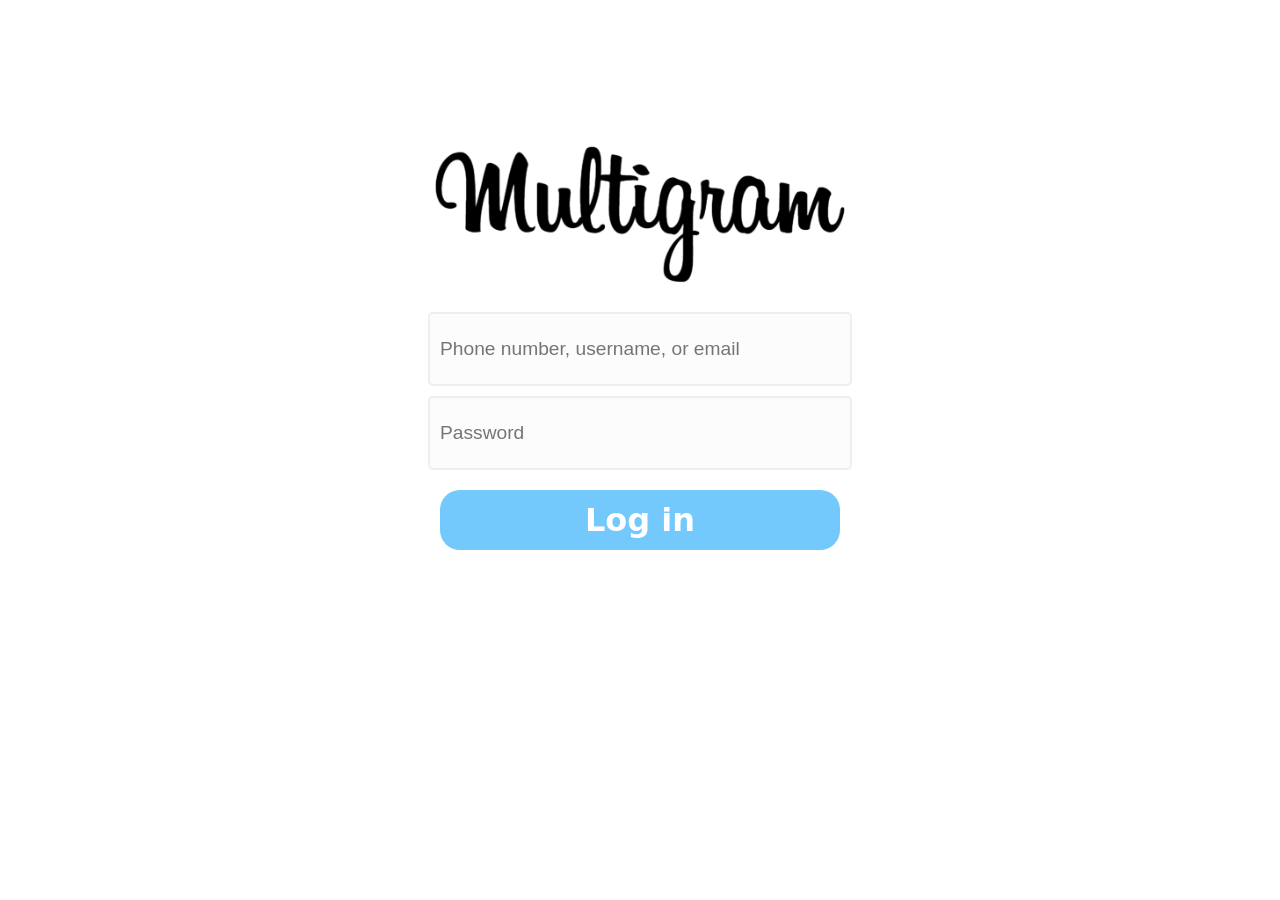
<file: index.html>
<!DOCTYPE html>
<html lang="en">
<head>
    <meta charset="UTF-8">
    <meta http-equiv="X-UA-Compatible" content="IE=edge" />
    <meta name="viewport" content="width=device-width, initial-scale=1.0">
    <title>Landing Page</title>
    <script>
        window.location.href = "login.html";
    </script>>

</head>
<body>
    
</body>
</html>
</file>
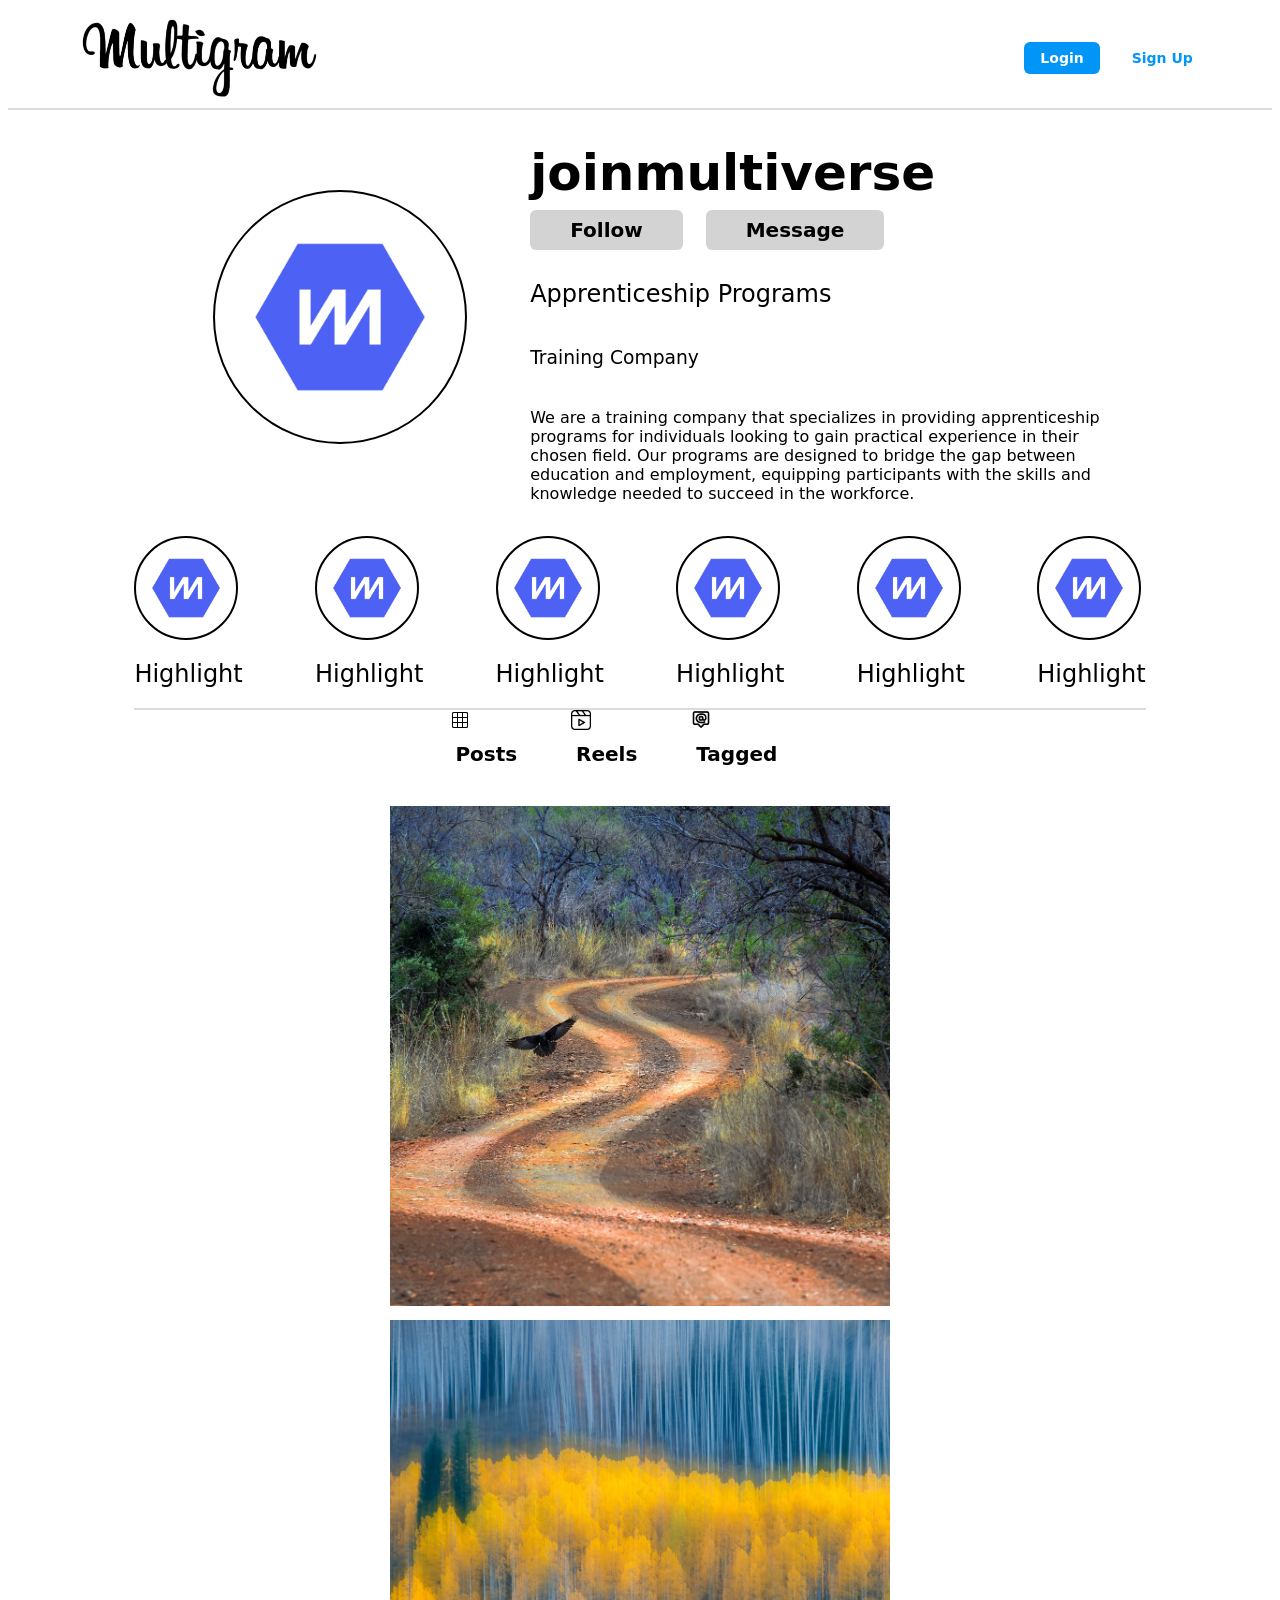
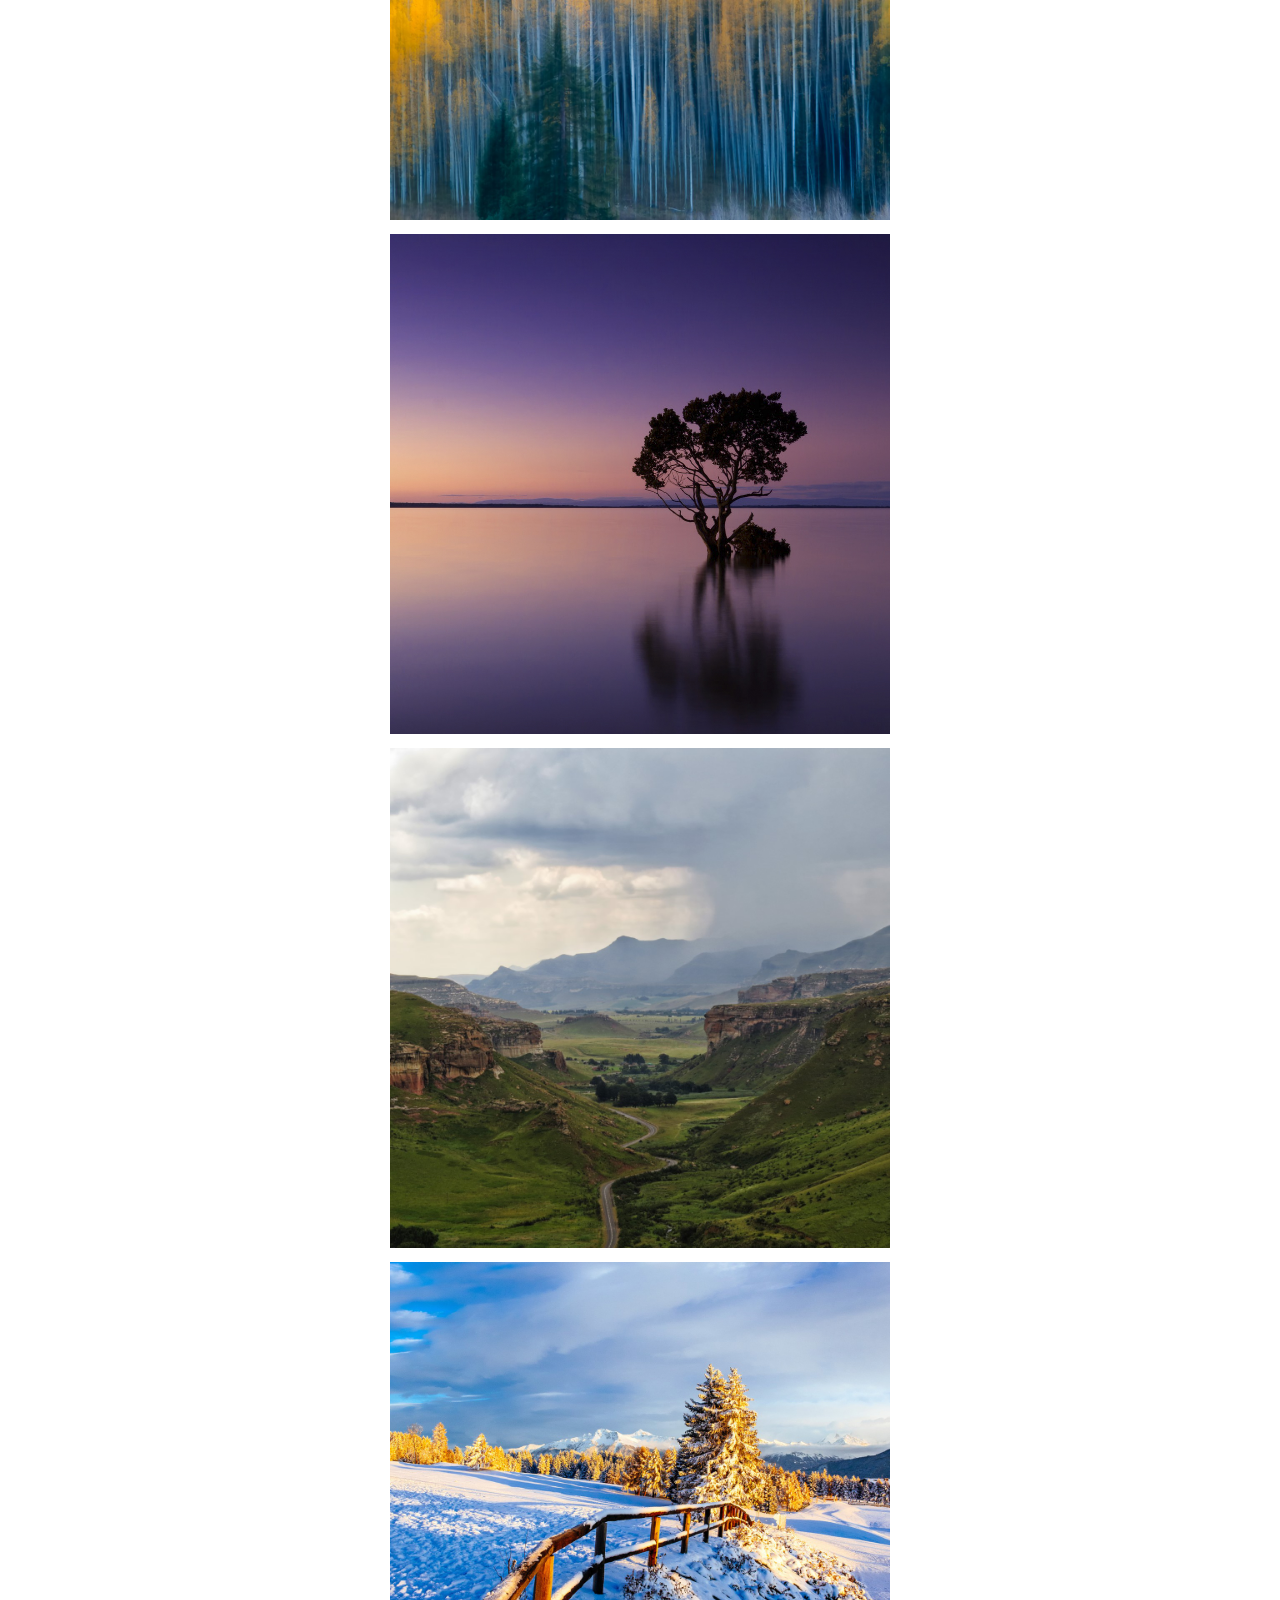
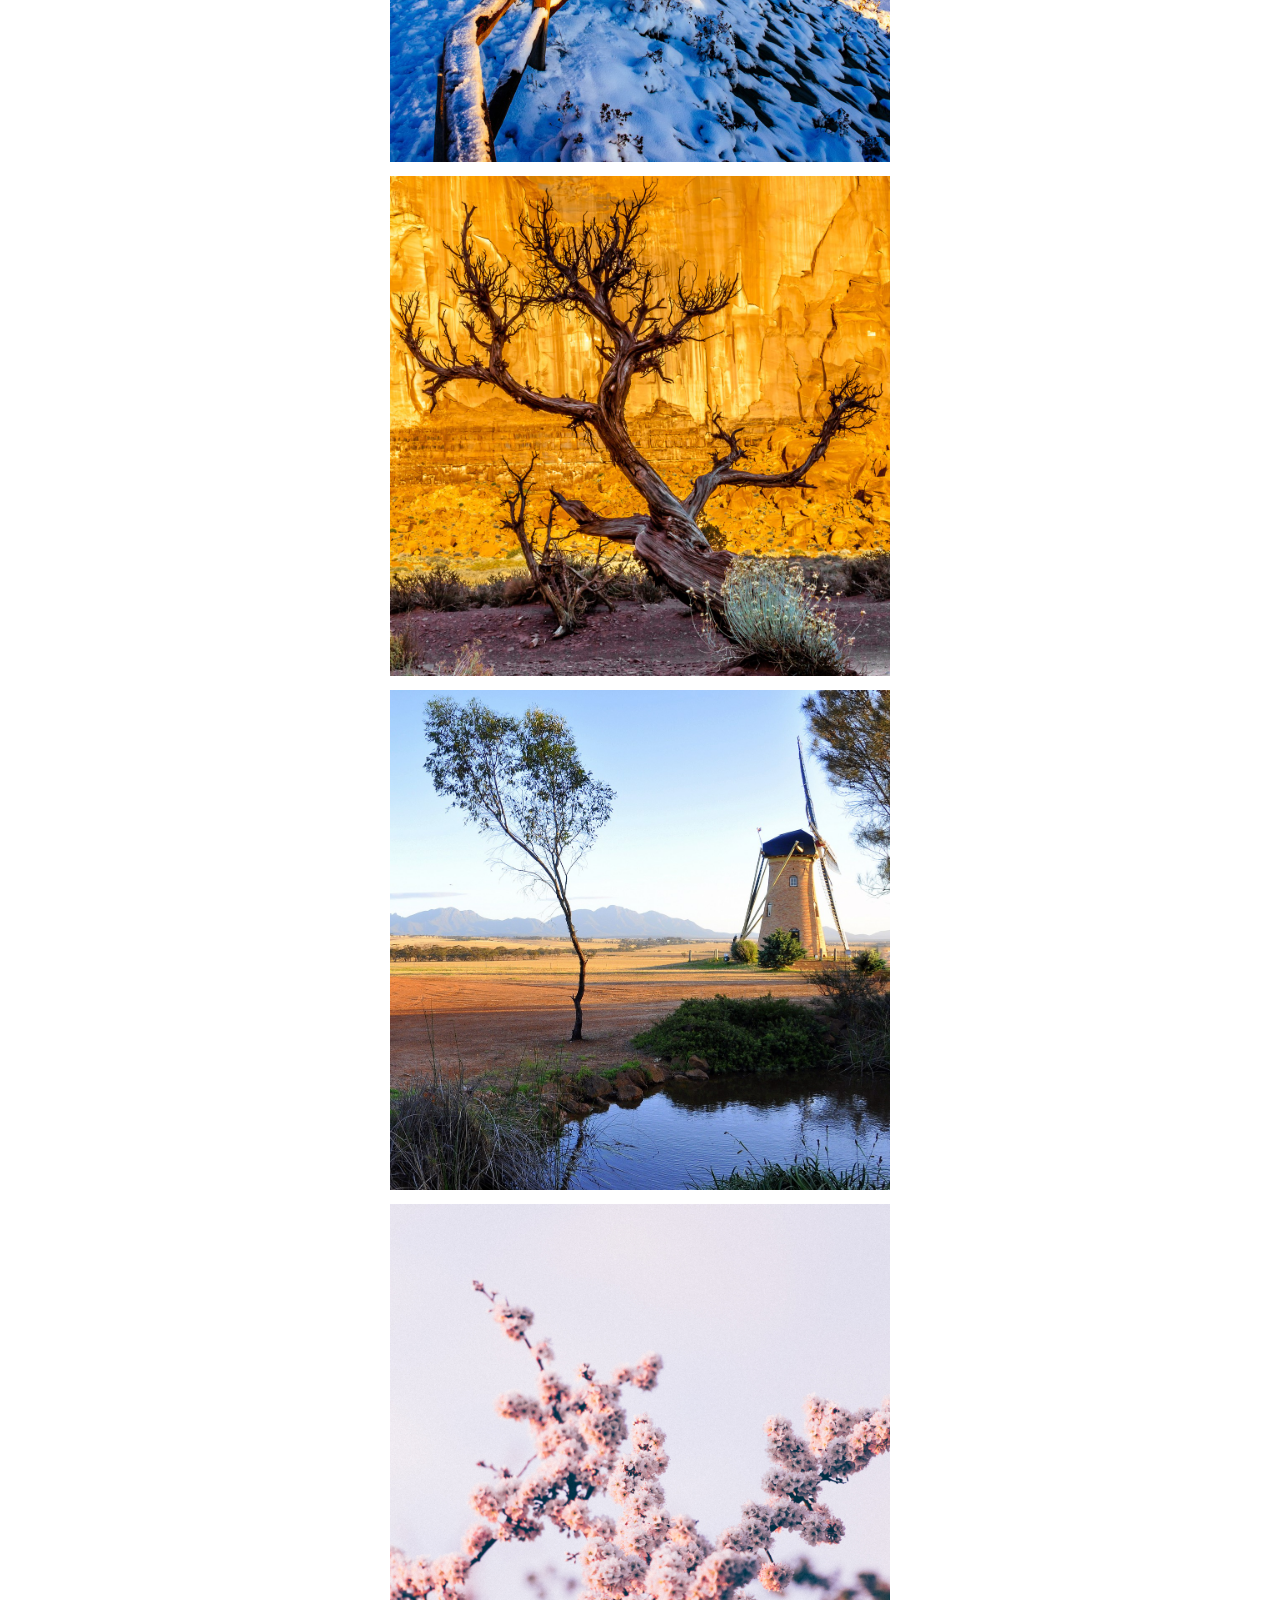
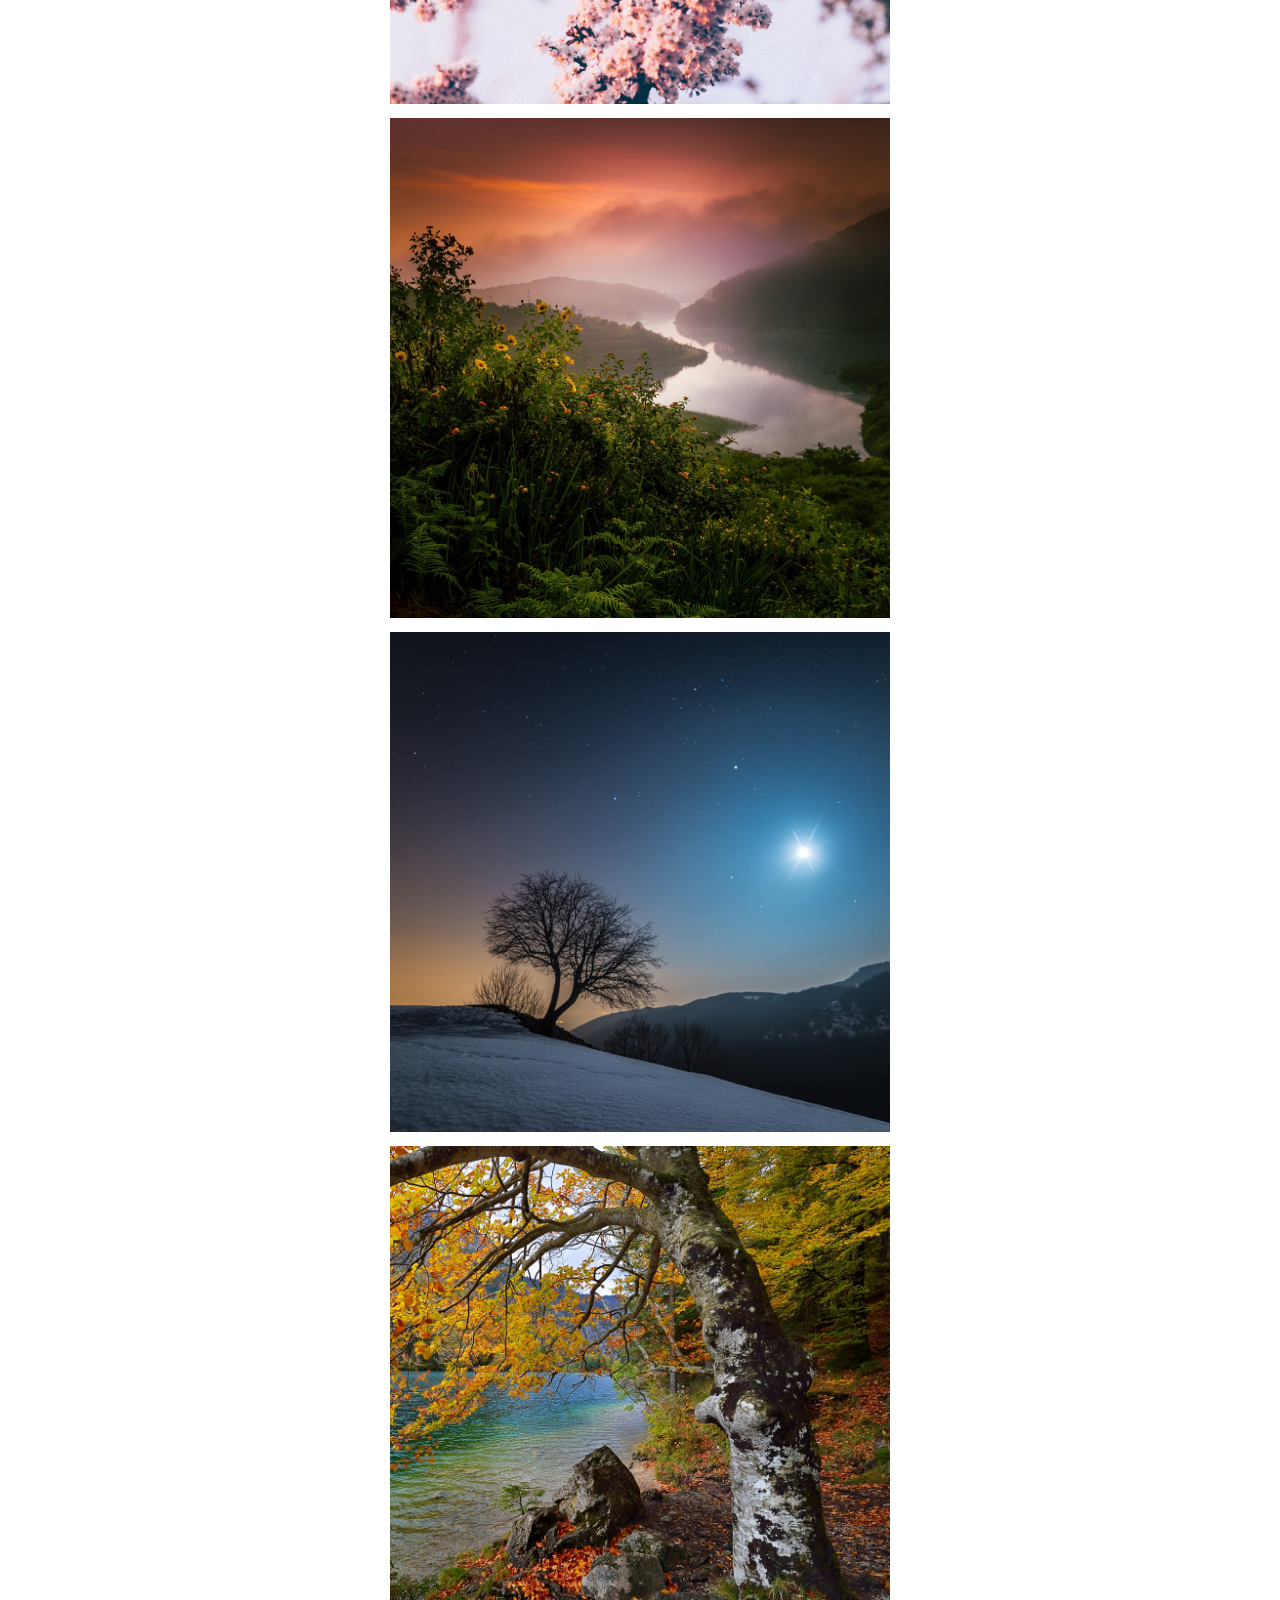
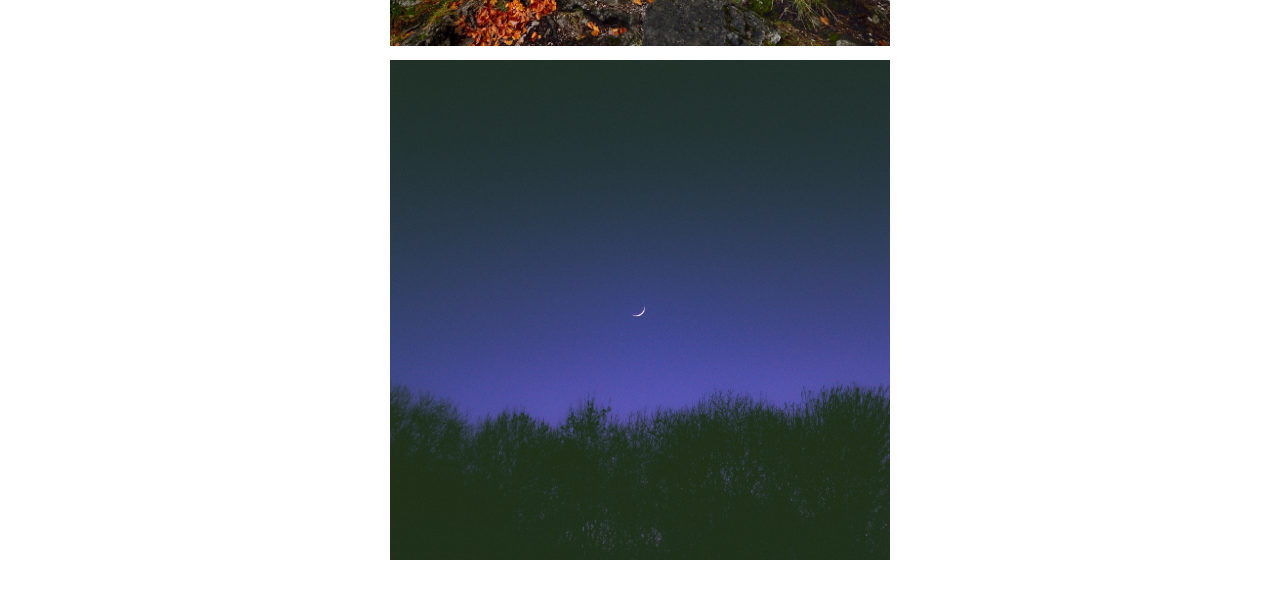
<file: account.html>
<!DOCTYPE html>
<html lang="en">
  <head>
    <meta charset="UTF-8" />
    <meta http-equiv="X-UA-Compatible" content="IE=edge" />
    <meta name="viewport" content="width=device-width, initial-scale=1.0" />
    <link rel="stylesheet" href="account.css" />
    <title>Multigram</title>
  </head>
  <body>
    <div class = "toppart"> 
      <image id = "multigramlogo" src = "assets/readmeImages/Multigram-5-1-2025.png" alt = "Multigram Logo" class = "logo"></image>
      <div class = "login-register-buttons">
        <button id="login-button">Login</button>
        <button id="signup-button">Sign Up</button>
      </div>
    </div>

    <div class = "userinfo">
      <image id = "profilepic" src = "assets/readmeImages/multiverselogo.png" alt = "Multiverse Logo" class = "logo"></image> 
      <div class = "namefollowmessage">
        <h1 id = "username">joinmultiverse</h1>
        <div class = "followmessage">
          <button id = "follow-button">Follow</button>
          <button id = "message-button">Message</button>
        </div>
        <h2 id = "about">Apprenticeship Programs</h2>
        <h3 id = "companytype">Training Company</h3>
        <h4 id = "bio">We are a training company that specializes in providing apprenticeship programs 
                       for individuals looking to gain practical experience in their chosen field. 
                       Our programs are designed to bridge the gap between education and employment, 
                       equipping participants with the skills and knowledge needed to succeed in the workforce.
        </h4>
      </div>
    </div>

    <div class = "highlights">
      <div class = "hightlight1">
        <img id = "img1" src = "assets/readmeImages/multiverselogo.png" alt = "img1" width = 100px height = 100px></img>
        <h2 id = "posts-text">Highlight</h2>
      </div>
      <div class = "hightlight2">
        <img id = "img2" src = "assets/readmeImages/multiverselogo.png" alt = "img2" width = 100px height = 100px></img>
        <h2 id = "followers-text">Highlight</h2>
      </div>
      <div class = "hightlight3">
        <img id = "img3" src = "assets/readmeImages/multiverselogo.png" alt = "img3" width = 100px height = 100px></img>
        <h2 id = "following-text">Highlight</h2>
      </div>
      <div class = "hightlight4">
        <img id = "img4" src = "assets/readmeImages/multiverselogo.png" alt = "img4" width = 100px height = 100px></img>
        <h2 id = "likes-text">Highlight</h2>
      </div>
      <div class = "hightlight5">
        <img id = "img5" src = "assets/readmeImages/multiverselogo.png" alt = "img5" width = 100px height = 100px></img>
        <h2 id = "comments-text">Highlight</h2>
      </div>
      <div class = "hightlight6">
        <img id = "img6" src = "assets/readmeImages/multiverselogo.png" alt = "img6" width = 100px height = 100px></img>
        <h2 id = "comments-text">Highlight</h2>
      </div>
    </div>

    <div class = "content">
      <div class = "navigation">
        <div class = "post-nav">
          <img id = "posts-icon" src = "assets/readmeImages/logos/grid.png" alt = "Posts Icon" width = 20px height = 20px></img>
          <button id = "posts-button">Posts</button>
        </div>
        <div class = "reels-nav">
          <img id = "reels-icon" src = "assets/readmeImages/logos/video.png" alt = "Reels Icon" width = 20px height = 20px></img>
          <button id = "reels-button">Reels</button>
        </div>
        <div class = "tagged-nav">
          <img id = "tagged-icon" src = "assets/readmeImages/logos/photo.png" alt = "Tagged Icon" width = 20px height = 20px></img>
          <button id = "tagged-button">Tagged</button>
        </div>
      </div>
    </div>

    <div class = "flex-container">
      <img id = "post" src = "assets/photos/img1.jpg" alt = "Post 1" width = 410px height = 410px></img>
      <img id = "post" src = "assets/photos/img2.jpg" alt = "Post 2" width = 410px height = 410px></img>
      <img id = "post" src = "assets/photos/img3.jpg" alt = "Post 3" width = 410px height = 410px></img>
      <img id = "post" src = "assets/photos/img4.jpg" alt = "Post 4" width = 410px height = 410px></img>
      <img id = "post" src = "assets/photos/img5.jpg" alt = "Post 5" width = 410px height = 410px></img>
      <img id = "post" src = "assets/photos/img6.jpg" alt = "Post 6" width = 410px height = 410px></img>
      <img id = "post" src = "assets/photos/img7.jpg" alt = "Post 7" width = 410px height = 410px></img>
      <img id = "post" src = "assets/photos/img8.jpg" alt = "Post 8" width = 410px height = 410px></img>
      <img id = "post" src = "assets/photos/img9.jpg" alt = "Post 9" width = 410px height = 410px></img>
      <img id = "post" src = "assets/photos/img10.jpg" alt = "Post 10" width = 410px height = 410px></img>
      <img id = "post" src = "assets/photos/img11.jpg" alt = "Post 11" width = 410px height = 410px></img>
      <img id = "post" src = "assets/photos/img12.jpg" alt = "Post 12" width = 410px height = 410px></img>
    </div>


    <script src="script.js"></script>
  </body>
</html>
</file>
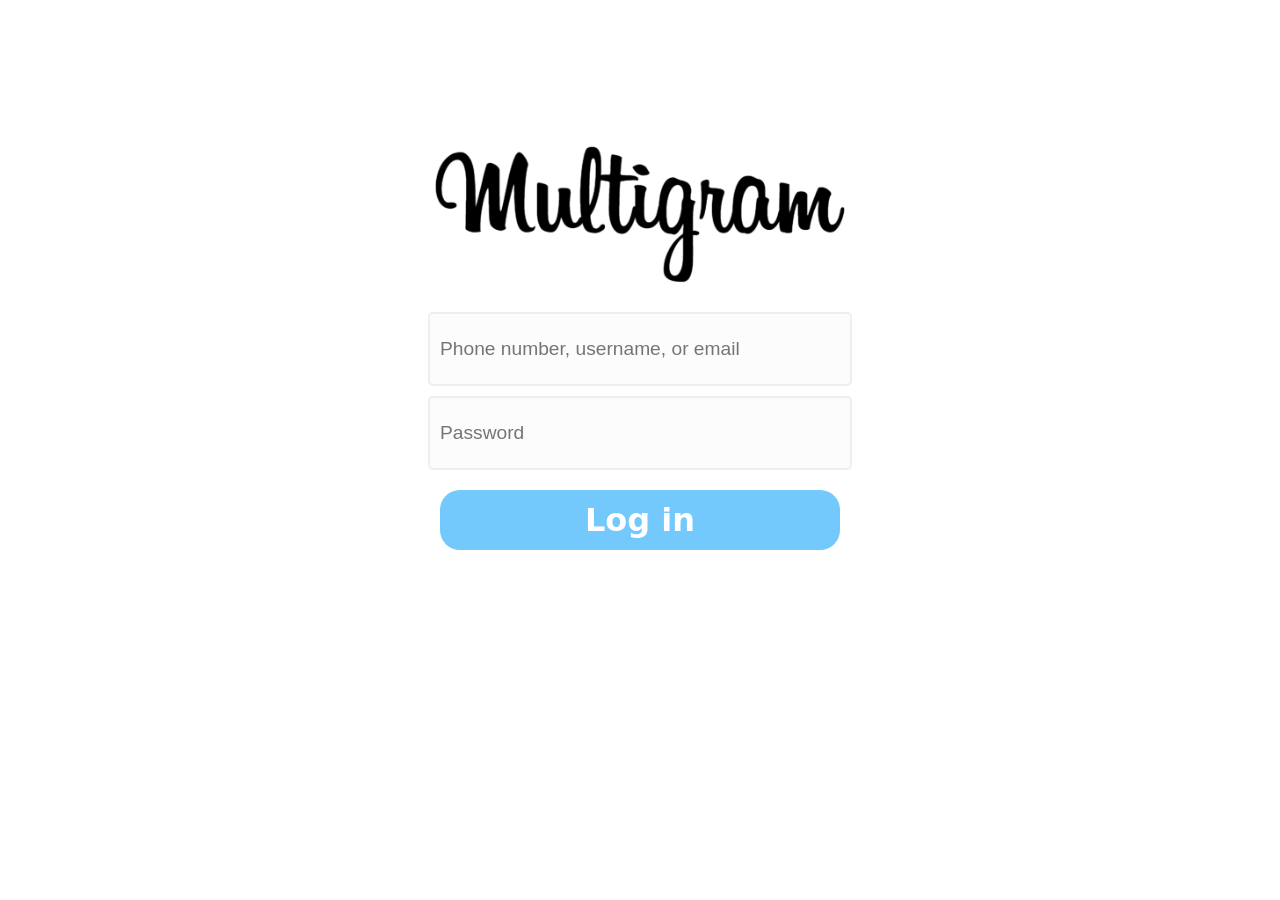
<file: login.html>
<!DOCTYPE html>
<html lang="en">
  <head>
    <meta charset="UTF-8" />
    <meta http-equiv="X-UA-Compatible" content="IE=edge" />
    <meta name="viewport" content="width=device-width, initial-scale=1.0" />
    <link rel="stylesheet" href="login.css" />
    <title>Multigram Login Page</title>
  </head>
  <body>
    <div id="login">
        <img src="assets/readmeImages/Multigram-5-1-2025.png" width="450">
        <input id="login-field" type="text" placeholder="Phone number, username, or email">
        <input id="login-field" type="text" placeholder="Password">
        <button id="login-button" onclick="goToFeed()">Log in</button>
      </div>


    <script src="script.js"></script>
  </body>
</html>
</file>
<file: account.css>
* {
    font-family: system-ui, -apple-system, BlinkMacSystemFont, 'Segoe UI', Roboto, Oxygen, Ubuntu, Cantarell, 'Open Sans', 'Helvetica Neue', sans-serif;
    font-weight: 400;
}

#multigramlogo{
    width: 250;
    height: 100px;
    display: flex;
    margin-left: 5%;
}

.toppart{
    display: flex;
    justify-content: space-between;
    align-items: center;
    background-color: #fff;
    border-bottom: 2px solid #dbdbdb;
}

.login-register-buttons{
    display: flex;
    justify-content: space-between;
    align-items: center;
    margin-right: 5%;
}

#login-button{
    margin-right: 16px;
    background-color: #0095f6;
    color: white;
    border: none;
    border-radius: 6px;
    padding: 8px 16px;
    cursor: pointer;
    font-size: 14px;
    font-weight: 600;

}

#signup-button{
    color: #0095f6;
    background-color: #ffffff;
    border: none;
    padding: 8px 16px;
    cursor: pointer;
    font-size: 14px;
    font-weight: 600;
}



#profilepic{
    margin-right: 5%;
    width: 250px;
    height: 250px;
    display: flex;
    margin-left: 5%;    
    border: black solid 0px;
    border-radius: 100%;
    border-width: 2px;
}

.userinfo{
    display: flex;
    align-items: center;
    background-color: #fff;
    justify-content: center;
}

.namefollowmessage{
    display: grid;
    gap: 0px;
    align-items: center;
    position: relative;
    width: 600px;
}

#follow-button{
    margin-right: 16px;
    color: black;
    background-color: lightgray;
    border: none;
    border-radius: 6px;
    padding: 8px 40px;
    cursor: pointer;
    font-size: 20px;
    font-weight: 600;
}

#message-button{
    color: black;
    background-color: lightgray;
    border: none;
    border-radius: 6px;
    padding: 8px 40px;
    cursor: pointer;
    font-size: 20px;
    font-weight: 600;
}

#username{
    font-size: 20px;
    font-weight: 600;
    font-size: 50px;
}

.followmessage{
    font-size: 20px;
    font-weight: 600;
    margin-top: -25px;
    margin-bottom: 10px;
}

.highlights{
    display: flex;
    margin-top: 1%;
    justify-content: space-between;
    margin-left: 10%;
    margin-right: 10%;
    align-items: center;
    background-color: #fff;
    border-bottom: 2px solid #dbdbdb;
    
}

#img1{
    width: 100px;
    height: 100px;
    display: flex;
    border: black solid 2px;
    border-radius: 100%;
}

#img2{
    width: 100px;
    height: 100px;
    display: flex;
    border: black solid 2px;
    border-radius: 100%;
}

#img3{
    width: 100px;
    height: 100px;
    display: flex;
    border: black solid 2px;
    border-radius: 100%;
}

#img4{
    width: 100px;
    height: 100px;
    display: flex;
    border: black solid 2px;
    border-radius: 100%;
}

#img5{
    width: 100px;
    height: 100px;
    display: flex;
    border: black solid 2px;
    border-radius: 100%;
}

#img6{
    width: 100px;
    height: 100px;
    display: flex;
    border: black solid 2px;
    border-radius: 100%;
}

.navigation{
    display: flex;
    justify-content: space-evenly;
    margin-left: 35%;
    margin-right: 35%;
    margin-top: px;
    align-items: center;
    background-color: #fff;
}

#posts-button{
    color: black;
    background-color: rgb(0,0,0,0);
    border: none;
    border-radius: 6px;
    padding: 8px 40px;
    padding-left: 5px;
    cursor: pointer;
    font-size: 20px;
    font-weight: 600;
}

#reels-button{
    color: black;
    background-color: rgb(0,0,0,0);
    border: none;
    border-radius: 6px;
    padding: 8px 40px;
    padding-left: 5px;
    cursor: pointer;
    font-size: 20px;
    font-weight: 600;
}

#tagged-button{
    color: black;
    background-color: rgb(0,0,0,0);
    border: none;
    border-radius: 6px;
    padding: 8px 40px;
    padding-left: 5px;
    cursor: pointer;
    font-size: 20px;
    font-weight: 600;
}

.flex-container{
    display: flex;
    justify-content: center; 
    align-items: center;    
    flex-wrap: wrap;        
    margin: 2% 10%;         
    background-color: #fff;
}

#post{
    width: 500px;
    height: 500px;
    display: flex;
    margin: 7px;
}
</file>
<file: login.css>
#login {
    display: flex;
    flex-direction: column;
    width: 400px;
    margin: auto;
    margin-top: 10%;
    align-items: center;
}

#login-field {
    border-radius: 5px;
    padding: 10px;
    height: 50px;
    margin-top: 10px;
    background-color: rgba(244, 244, 244, 0.313);
    font-size: larger;
    font-weight: 500;
    color: rgba(0, 0, 0, 0.991);
    border-style: solid;
    border-color: rgba(223, 221, 221, 0.473);
    width: 100%;
    
    
    
    
}

#login-button {
    width: 100%;
    border-style: hidden;
    background-color: rgb(115, 200, 252);
    height: 60px;
    border-radius: 20px;
    color: white;
    font-size: xx-large;
    font-weight: 649;
    margin-top: 20px;
    font-family: system-ui, -apple-system, BlinkMacSystemFont, 'Segoe UI', Roboto, Oxygen, Ubuntu, Cantarell, 'Open Sans', 'Helvetica Neue', sans-serif;
    line-height: 1;
}
</file>
